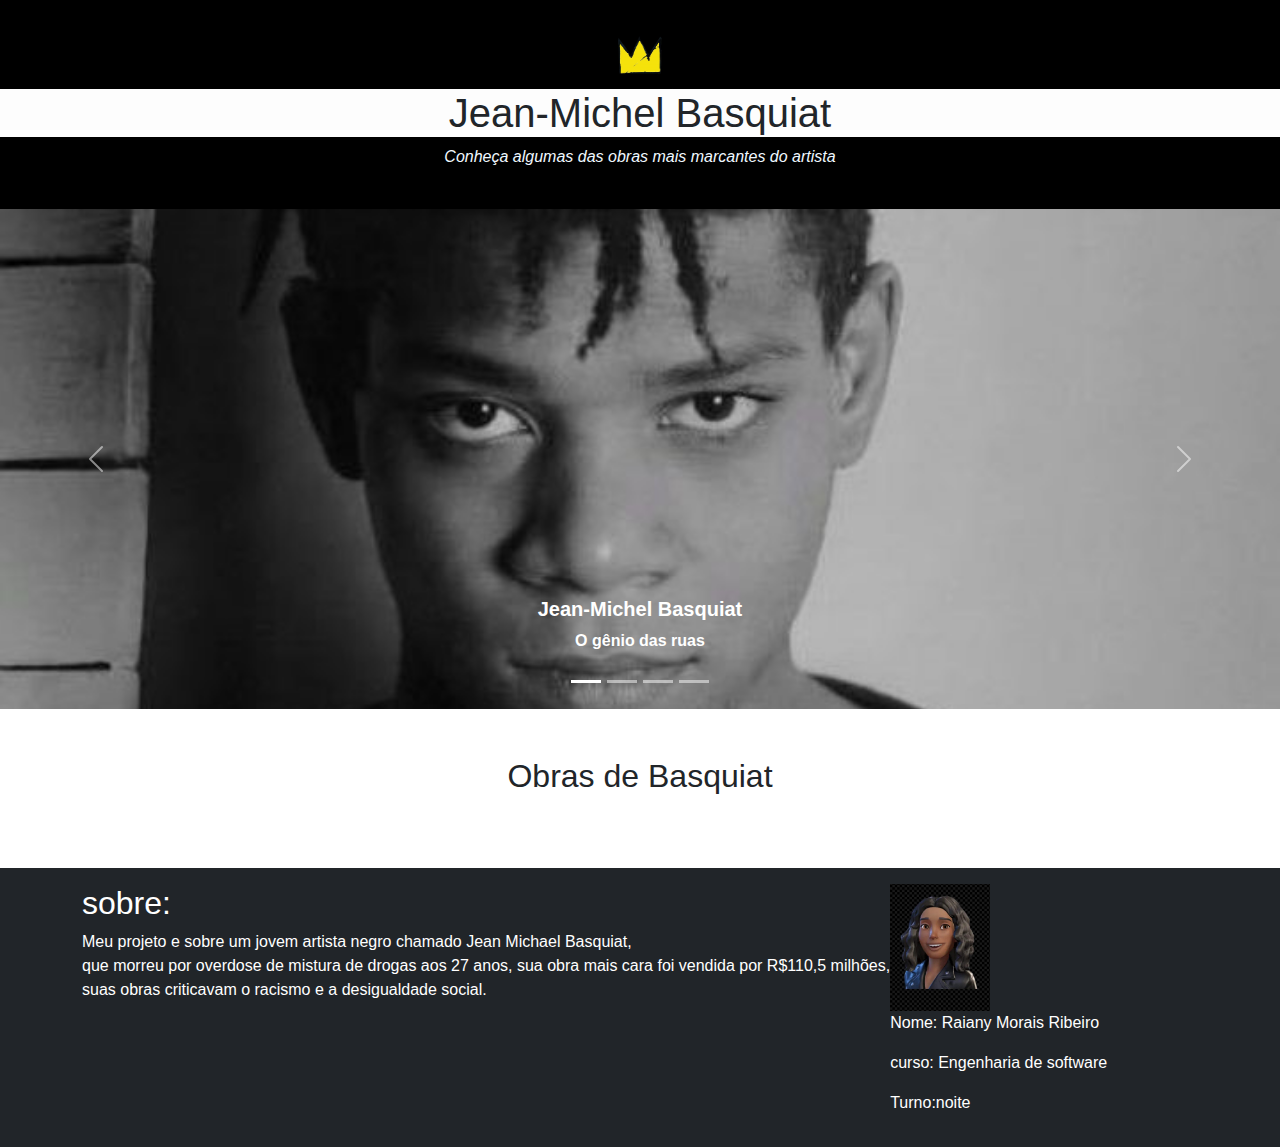
<file: public/index.html>
<!DOCTYPE html>
<html lang="pt-br">
<head>
  <meta charset="UTF-8">
  <meta name="viewport" content="width=device-width, initial-scale=1.0">
  <title>Jean-Michel Basquiat</title>

  <!-- Bootstrap CSS -->
  <link href="https://cdn.jsdelivr.net/npm/bootstrap@5.3.2/dist/css/bootstrap.min.css" rel="stylesheet">
  <link rel="stylesheet" href="style.css">
</head>
<body>

  <!-- Cabeçalho -->
   
  <header class="text-center py-4" style="background-color: rgb(0, 0, 0);">
    <a href="Jeanmb.html">
    <img src="img/coraoadejmb.jpg"  alt="Descrição da imagem" width="65px">
  </a>
    <h1 style="background-color: rgb(253, 253, 253);">Jean-Michel Basquiat</h1>
    <p style="color: aliceblue;"><i>Conheça algumas das obras mais marcantes do artista</i></p>
  </header>

  <!-- Carrossel -->
  <div id="carouselExampleCaptions" class="carousel slide" data-bs-ride="carousel">
    <div class="carousel-indicators">
      <button type="button" data-bs-target="#carouselExampleCaptions" data-bs-slide-to="0" class="active" aria-current="true" aria-label="Slide 1"></button>
      <button type="button" data-bs-target="#carouselExampleCaptions" data-bs-slide-to="1" aria-label="Slide 2"></button>
      <button type="button" data-bs-target="#carouselExampleCaptions" data-bs-slide-to="2" aria-label="Slide 3"></button>
      <button type="button" data-bs-target="#carouselExampleCaptions" data-bs-slide-to="3" aria-label="Slide 4"></button>
    </div>

    <div class="carousel-inner">
      <div class="carousel-item active">
        <a href="Jeanmb.html">
        <img src="img/jeanm.jpg" class="d-block w-100" alt="Obra 1">
        <div class="carousel-caption d-none d-md-block">
          <h5><b>Jean-Michel Basquiat</b></h5>
          <p>O gênio das ruas</p>
        </a>
        </div>
      </div>
      <div class="carousel-item">
        <a href="detalhes.html?id=2">
        <img src="img/caveira-coroada.jpg" class="d-block w-100" alt="Obra 2">
        <div class="carousel-caption d-none d-md-block">
          <h5><b>Caveira Coroada - 1981</b></h5>
          <p>Reflexão sobre poder e reconhecimento na arte.</p>
        </a>
        </a>
        </div>
      </div>
      <div class="carousel-item">
        <a href="detalhes.html?id=5">
        <img src="img/passaro.jpg" class="d-block w-100" alt="Obra 3">
        <div class="carousel-caption d-none d-md-block">
          <h5><b>Passaro no dinheiro - 1981</b></h5>
          <p>A obra é uma homenagem ao icônico músico de jazz Charlie Parker</p>
        </a>
        </div>
        </div>
        <div class="carousel-item">
          <a href="detalhes.html?id=1">
        <img src="img/caveira.jpg" class="d-block w-100" alt="Obra 4">
        <div class="carousel-caption d-none d-md-block">
          <h5><b>Sem Título (Caveira) - 1982</b></h5>
          <p>Vendida por US$ 110,5 milhões — obra mais cara de Basquiat.</p>
        </a>
        </div>
        </div>
      </div>
    <button class="carousel-control-prev" type="button" data-bs-target="#carouselExampleCaptions" data-bs-slide="prev">
      <span class="carousel-control-prev-icon" aria-hidden="true"></span>
      <span class="visually-hidden">Anterior</span>
    </button>
    <button class="carousel-control-next" type="button" data-bs-target="#carouselExampleCaptions" data-bs-slide="next">
      <span class="carousel-control-next-icon" aria-hidden="true"></span>
      <span class="visually-hidden">Próximo</span>
    </button>
  </div>

  <!-- Cards (carregados via JS) -->
  <section class="container my-5">
    <h2 class="text-center mb-4">Obras de Basquiat</h2>
    <div id="container" class="card-group gap-3"></div>
  </section>

  <!-- Scripts -->
  <script src="https://cdn.jsdelivr.net/npm/bootstrap@5.3.2/dist/js/bootstrap.bundle.min.js"></script>
  <script src="app.js"></script>
  <footer class="bg-dark text-white py-3">
    <div class="container" >
  <div style="display: flex;">
  <div whith>
  <h2>sobre:</h2>
      <p>Meu projeto e sobre um jovem artista negro chamado Jean Michael Basquiat,<br> que morreu por overdose de mistura de drogas aos 27 anos, sua obra mais cara foi vendida por R$110,5 milhões, <br>suas obras criticavam o racismo e a desigualdade social.</p>
      </div>
      <div  tyle="position: relative;">
        <img src="img/eu.jpg" alt="Descrição da imagem" width="100">
           
      <p>Nome: Raiany Morais Ribeiro</p> 
        <p>curso: Engenharia de software </p> 
        <p>Turno:noite</p>
      </div>
      </div>
    </div>
  </footer>
</body>
</html>
</file>
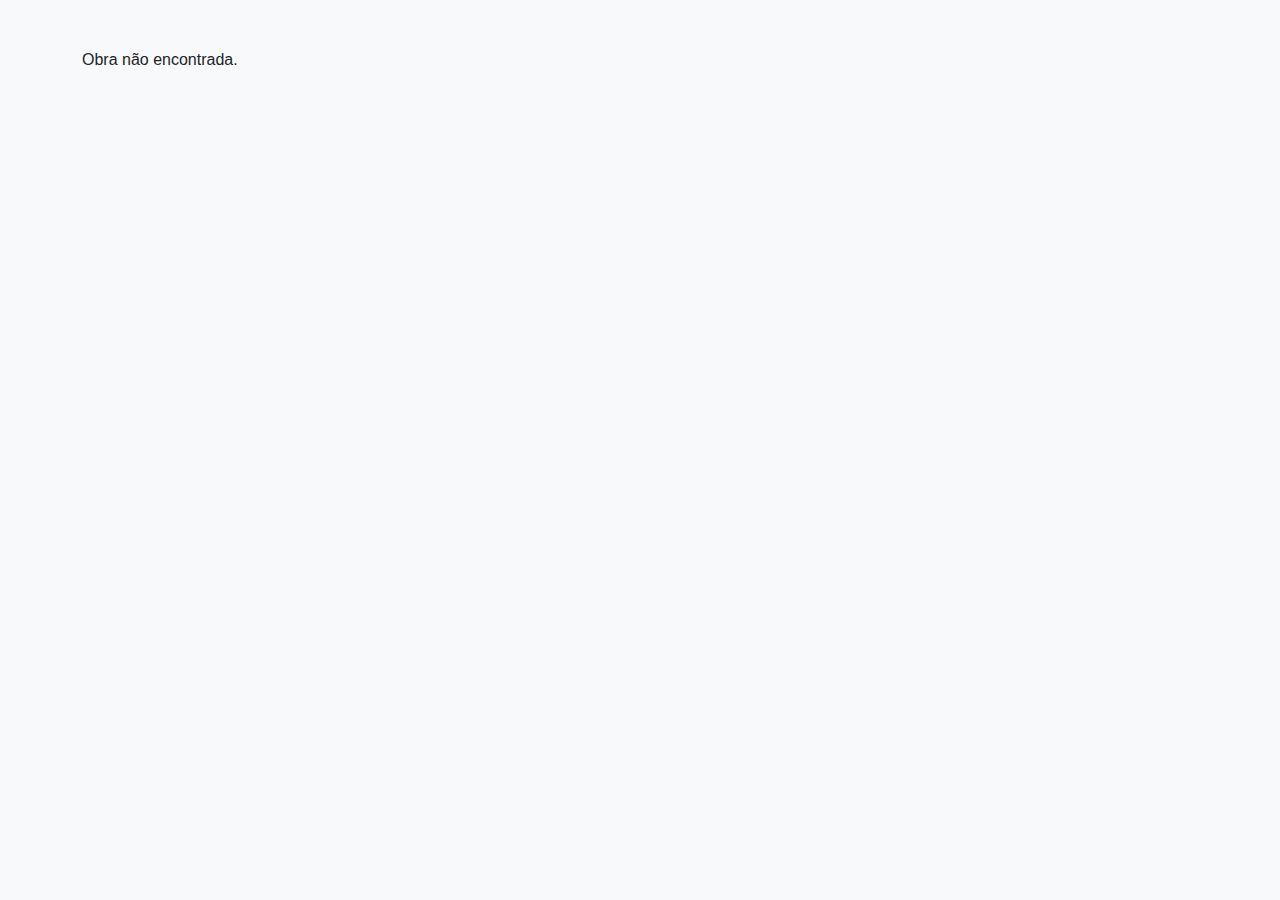
<file: public/detalhes.html>
<!DOCTYPE html> 
<html lang="pt-br"> 
  <head> 
    <meta charset="UTF-8"> 
    <meta name="viewport" content="width=device-width, initial-scale=1.0"> 
    <title>Detalhes da Obra</title> 
    <!-- Bootstrap CSS --> 
     <link href="https://cdn.jsdelivr.net/npm/bootstrap@5.3.2/dist/css/bootstrap.min.css" rel="stylesheet"> 
     <link rel="stylesheet" href="style.css"> 
    </head> 
    <body class="bg-light"> 
      <div class="container my-5" id="detalhes">

      </div> 
      <script src="app.js">

      </script> 
      </body> 
      </html>
</file>
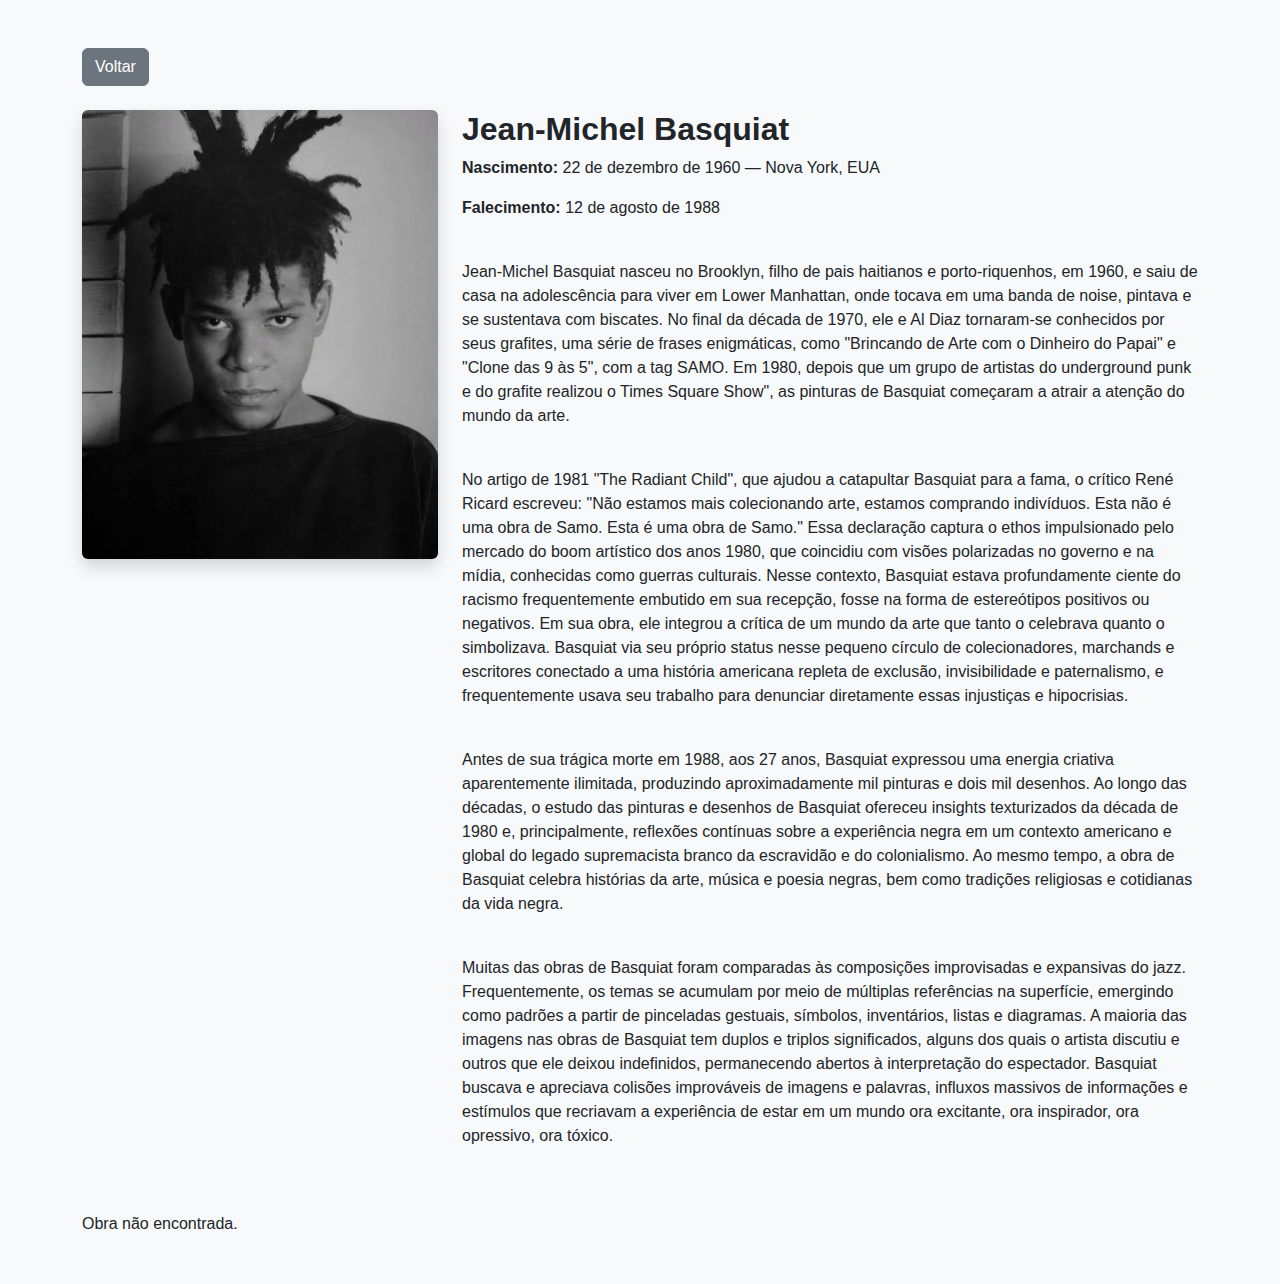
<file: public/Jeanmb.html>
<!DOCTYPE html>
<html lang="pt-br">
<head>
  <meta charset="UTF-8">
  <meta name="viewport" content="width=device-width, initial-scale=1.0">
  <title>Detalhes - Jean-Michel Basquiat</title>

  <!-- Bootstrap CSS -->
  <link href="https://cdn.jsdelivr.net/npm/bootstrap@5.3.2/dist/css/bootstrap.min.css" rel="stylesheet">
  <link rel="stylesheet" href="style.css">
</head>

<body class="bg-light">

  <div class="container my-5">
    <a href="index.html" class="btn btn-secondary mb-4">Voltar</a>
    <div class="row">
      <div class="col-md-4">
        <img src="img/jeanm.jpg" class="img-fluid rounded shadow" alt="Jean-Michel Basquiat">
      </div>
      <div class="col-md-8">
        <h2 class="fw-bold">Jean-Michel Basquiat</h2>
        <p><strong>Nascimento:</strong> 22 de dezembro de 1960 — Nova York, EUA</p>
        <p><strong>Falecimento:</strong> 12 de agosto de 1988</p>
        <p><br>Jean-Michel Basquiat nasceu no Brooklyn, filho de pais haitianos e porto-riquenhos, em 1960, e saiu de casa na adolescência para viver em Lower Manhattan, onde tocava em uma banda de noise, pintava e se sustentava com biscates. No final da década de 1970, ele e Al Diaz tornaram-se conhecidos por seus grafites, uma série de frases enigmáticas, como "Brincando de Arte com o Dinheiro do Papai" e "Clone das 9 às 5", com a tag SAMO. Em 1980, depois que um grupo de artistas do underground punk e do grafite realizou o Times Square Show", as pinturas de Basquiat começaram a atrair a atenção do mundo da arte.</p><p><br>No artigo de 1981 "The Radiant Child", que ajudou a catapultar Basquiat para a fama, o crítico René Ricard escreveu: "Não estamos mais colecionando arte, estamos comprando indivíduos. Esta não é uma obra de Samo. Esta é uma obra de Samo." Essa declaração captura o ethos impulsionado pelo mercado do boom artístico dos anos 1980, que coincidiu com visões polarizadas no governo e na mídia, conhecidas como guerras culturais. Nesse contexto, Basquiat estava profundamente ciente do racismo frequentemente embutido em sua recepção, fosse na forma de estereótipos positivos ou negativos. Em sua obra, ele integrou a crítica de um mundo da arte que tanto o celebrava quanto o simbolizava. Basquiat via seu próprio status nesse pequeno círculo de colecionadores, marchands e escritores conectado a uma história americana repleta de exclusão, invisibilidade e paternalismo, e frequentemente usava seu trabalho para denunciar diretamente essas injustiças e hipocrisias.</p>
        <p><br>Antes de sua trágica morte em 1988, aos 27 anos, Basquiat expressou uma energia criativa aparentemente ilimitada, produzindo aproximadamente mil pinturas e dois mil desenhos. Ao longo das décadas, o estudo das pinturas e desenhos de Basquiat ofereceu insights texturizados da década de 1980 e, principalmente, reflexões contínuas sobre a experiência negra em um contexto americano e global do legado supremacista branco da escravidão e do colonialismo. Ao mesmo tempo, a obra de Basquiat celebra histórias da arte, música e poesia negras, bem como tradições religiosas e cotidianas da vida negra.</p>     
        <p><br>Muitas das obras de Basquiat foram comparadas às composições improvisadas e expansivas do jazz. Frequentemente, os temas se acumulam por meio de múltiplas referências na superfície, emergindo como padrões a partir de pinceladas gestuais, símbolos, inventários, listas e diagramas. A maioria das imagens nas obras de Basquiat tem duplos e triplos significados, alguns dos quais o artista discutiu e outros que ele deixou indefinidos, permanecendo abertos à interpretação do espectador. Basquiat buscava e apreciava colisões improváveis ​​de imagens e palavras, influxos massivos de informações e estímulos que recriavam a experiência de estar em um mundo ora excitante, ora inspirador, ora opressivo, ora tóxico.</p>
    </div>
    </div>
  </div>


  <div class="container my-5" id="detalhes"></div>

  <!-- Bootstrap JS -->
  <script src="https://cdn.jsdelivr.net/npm/bootstrap@5.3.2/dist/js/bootstrap.bundle.min.js"></script>


  <script src="app.js"></script>
</body>
</html>
</file>
<file: public/style.css>
body {
  font-family: Arial, sans-serif;
}

.carousel-item img {
  height: 500px;
  object-fit: cover;
}

.card {
  transition: transform 0.3s;
}

.card:hover {
  transform: scale(1.03);
}
.conteiner {
    display: flex;
}
.carousel-caption a {
  color: #ffffff; /* cor normal (branco) */
  text-decoration: none; /* remove o sublinhado */
  font-weight: bold;
}

.carousel-caption a:hover {
  color: #f5c518; /* cor ao passar o mouse — dourado */
  text-decoration: underline; /* opcional */
}
</file>
